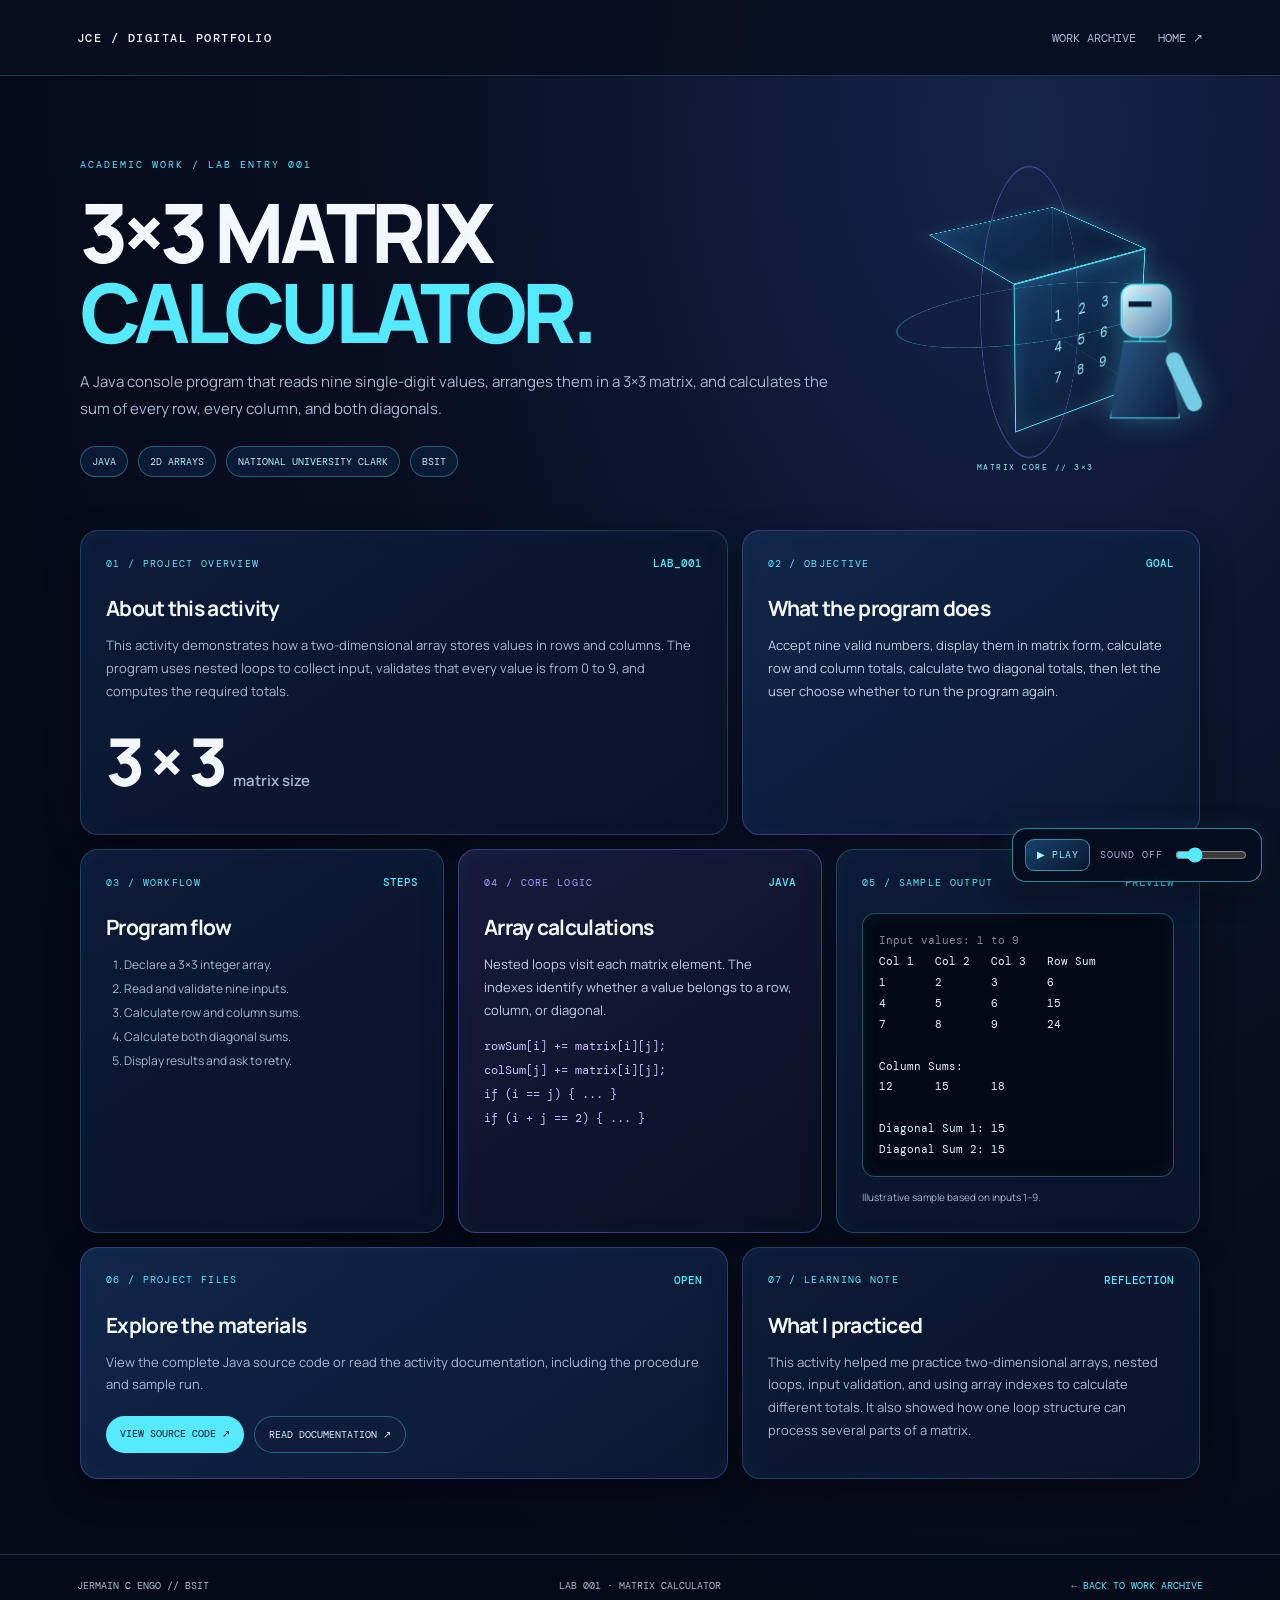
<file: task-01.html>
<!DOCTYPE html>
<html lang="en">
<head>
<meta charset="UTF-8"><meta name="viewport" content="width=device-width, initial-scale=1">
<meta name="theme-color" content="#0b1220">
<meta name="description" content="Task 01 — 3x3 Matrix Calculator by Jermain C. Engo.">
<title>TASK 01 // MATRIX CALCULATOR — JERMAIN C ENGO</title>
<link rel="preconnect" href="https://fonts.googleapis.com"><link rel="preconnect" href="https://fonts.gstatic.com" crossorigin>
<link href="https://fonts.googleapis.com/css2?family=DM+Mono:wght@400;500&family=Manrope:wght@400;500;600;700;800&display=swap" rel="stylesheet">
<style>:root{--bg:#f4f3ef;--ink:#171717;--muted:#77766f;--line:#deddd6;--card:#fff;--accent:#6955e8;--soft:#eae7ff;--dark:#17171d;--mono:"DM Mono",monospace;--body:"Manrope",sans-serif}
*{box-sizing:border-box}html{scroll-behavior:smooth}body{margin:0;background:var(--bg);color:var(--ink);font-family:var(--body)}a{color:inherit;text-decoration:none}.nav{height:76px;padding:0 6vw;display:flex;align-items:center;justify-content:space-between;border-bottom:1px solid var(--line)}.brand,.nav a,.eyebrow,.meta,.label,.chip,.footer{font-family:var(--mono)}.brand{font-size:12px;letter-spacing:1.5px;font-weight:500}.nav-links{display:flex;gap:22px;font-size:12px;color:var(--muted)}.nav-links a:hover{color:var(--accent)}.wrap{width:min(1120px,88vw);margin:auto}.hero{padding:70px 0 28px}.eyebrow{font-size:10px;letter-spacing:2px;color:var(--accent);text-transform:uppercase}.hero h1{font-size:clamp(42px,7vw,82px);line-height:.98;letter-spacing:-5px;margin:18px 0 16px;font-weight:800}.hero h1 span{color:var(--accent)}.intro{max-width:650px;color:var(--muted);font-size:15px;line-height:1.8}.meta-row{display:flex;gap:10px;flex-wrap:wrap;margin-top:24px}.chip{font-size:10px;padding:8px 11px;border:1px solid var(--line);border-radius:99px;background:#ffffff90}.grid{display:grid;grid-template-columns:repeat(12,1fr);gap:14px;padding:24px 0 75px}.card{background:var(--card);border:1px solid var(--line);border-radius:22px;padding:25px;min-width:0;box-shadow:0 8px 30px #24201808;transition:transform .25s,box-shadow .25s}.card:hover{transform:translateY(-4px);box-shadow:0 18px 38px #24201812}.overview{grid-column:span 7;min-height:250px}.objective{grid-column:span 5;background:var(--soft);border-color:#d8d1ff}.process{grid-column:span 4}.logic{grid-column:span 4;background:var(--dark);color:white;border-color:var(--dark)}.output{grid-column:span 4}.resources{grid-column:span 7;background:#e9eee8;border-color:#dce4da}.reflection{grid-column:span 5}.card-top{display:flex;justify-content:space-between;align-items:center;gap:10px;margin-bottom:24px}.label{font-size:10px;letter-spacing:1.3px;color:var(--muted)}.number{font:500 11px var(--mono);color:var(--accent)}h2{font-size:21px;letter-spacing:-.7px;margin:0 0 12px}p{line-height:1.75}.card p{font-size:13px;color:var(--muted);margin:0}.objective p{color:#625b82}.metric{font-size:clamp(44px,6vw,66px);font-weight:800;letter-spacing:-4px;margin:14px 0 3px}.metric small{font-size:15px;letter-spacing:0;color:var(--muted);font-weight:600}.mini-list{padding-left:18px;margin:0;color:var(--muted);font-size:12px;line-height:2}.logic p{color:#b9b9c4}.logic .label{color:#aaa8ba}.logic .logic-line{font:12px/2 var(--mono);color:#c7bdff;margin-top:12px}.terminal{background:#101116;color:#e9e9ef;border-radius:13px;padding:16px;font:11px/1.9 var(--mono);overflow:auto;white-space:pre}.terminal .dim{color:#8b8b99}.terminal .hi{color:#b7aaff}.resource-links{display:flex;flex-wrap:wrap;gap:10px;margin-top:20px}.resource-links a{display:inline-flex;padding:11px 14px;border-radius:99px;background:var(--ink);color:white;font:10px var(--mono);transition:.2s}.resource-links a.secondary{background:white;color:var(--ink);border:1px solid var(--line)}.resource-links a:hover{background:var(--accent);color:white}.footer{border-top:1px solid var(--line);padding:24px 6vw;display:flex;justify-content:space-between;gap:12px;flex-wrap:wrap;font-size:10px;color:var(--muted)}.footer a{color:var(--accent)}
@media(max-width:760px){.nav{height:65px}.nav-links{gap:12px;font-size:10px}.hero{padding-top:48px}.hero h1{letter-spacing:-3px}.grid{grid-template-columns:1fr}.card,.overview,.objective,.process,.logic,.output,.resources,.reflection{grid-column:1}.card{padding:21px}.footer{line-height:1.8}}
</style>
<link rel="stylesheet" href="3d-scenes.css?v=6">
<style id="task-01-neon-theme">
:root{--bg:#050a18;--ink:#f3f8ff;--muted:#a8b8d2;--line:rgba(85,234,255,.2);--card:#0a1630;--accent:#55eaff;--soft:#111d3b;--dark:#080f22}
html,body{background:radial-gradient(ellipse at 80% 8%,#15244a 0%,#080f22 42%,#050a18 78%)!important;color:var(--ink)!important}
.nav{background:#070e20eF;border-color:var(--line)!important;color:var(--ink)}
.nav-links{color:#a8b8d2}.nav-links a:hover{color:#55eaff}
.hero h1 span{color:#55eaff}.intro,.card p,.mini-list{color:#a8b8d2}
.eyebrow,.number,.label{color:#55eaff}
.chip{background:#0b1a35;border-color:#55eaff55;color:#b9eefa}
.card{background:linear-gradient(145deg,#0d1b38,#091329)!important;border:1px solid #55eaff35!important;border-radius:18px;box-shadow:0 12px 35px #0005,inset 0 0 24px #55eaff08!important}
.objective,.resources{background:linear-gradient(145deg,#10264a,#0b1730)!important;border-color:#8b78ff55!important}
.logic{background:linear-gradient(145deg,#171b3b,#0a1024)!important;border-color:#8b78ff66!important;color:#f3f8ff}
.logic p,.objective p{color:#c1cce2!important}.logic .label{color:#a99cff}
.terminal{background:#030916;border:1px solid #55eaff55;color:#e5f7ff;box-shadow:inset 0 0 20px #55eaff0c}
.resource-links a{background:#55eaff;color:#04101e}.resource-links a.secondary{background:#101d3a;color:#dceeff;border-color:#55eaff55}
.resource-links a:hover{background:#8b78ff;color:white}
.footer{border-color:var(--line);color:#a8b8d2}.footer a{color:#55eaff}
@media(max-width:760px){.nav{background:#070e20}}

/* Restore the original automatic rotation of the 1–9 matrix cube */
.task-hero-visual .matrix-cube{animation:cubeSpin 13s linear infinite!important;will-change:transform}

/* Task 01: move the complete 3D matrix scene to the upper-right, like Developer Workspace */
@media(min-width:761px){
  .hero{position:relative;min-height:430px;padding-right:0}
  .hero>.eyebrow,.hero>h1,.hero>.intro,.hero>.meta-row{
    max-width:calc(100% - 360px);
  }
  .task-hero-visual{
    position:absolute!important;
    top:76px!important;
    right:0!important;
    left:auto!important;
    bottom:auto!important;
    width:330px!important;
    height:320px!important;
    min-height:0!important;
    margin:0!important;
    display:grid!important;
    place-items:center!important;
    opacity:1!important;
    transform:none!important;
    z-index:4!important;
    pointer-events:none;
  }
  .task-hero-visual .matrix-cube{
    width:150px!important;height:150px!important;
    transform-style:preserve-3d!important;
    animation:cubeSpin 13s linear infinite!important;
  }
  .task-hero-visual .cube-face{font-size:15px!important;line-height:2.15!important}
  .task-hero-visual .face-front{transform:translateZ(75px)!important}
  .task-hero-visual .face-side{transform:rotateY(90deg) translateZ(75px)!important}
  .task-hero-visual .face-top{transform:rotateX(90deg) translateZ(75px)!important}
  .task-hero-visual .task-orbit{width:285px!important;height:140px!important}
  .task-hero-visual .task-orbit.orbit-two{width:230px!important;height:290px!important}
  .task-hero-visual .mini-operator{
    width:68px!important;height:126px!important;
    right:8px!important;bottom:18px!important;
    transform:scale(1.35)!important;
    transform-origin:bottom right!important;
    animation:botFloat 4s ease-in-out infinite,operatorTurn 10s linear infinite!important;
  }
  .task-hero-visual .operator-head{left:15px!important;width:38px!important;height:40px!important}
  .task-hero-visual .operator-body{top:42px!important;left:7px!important;width:52px!important;height:58px!important}
  .task-hero-visual .operator-arm{top:49px!important;width:12px!important;height:47px!important}
  .task-hero-visual .task-scene-label{bottom:0!important}
}
@media(max-width:760px){
  .hero{position:relative}
  .task-hero-visual{
    position:relative!important;top:auto!important;right:auto!important;left:auto!important;
    width:100%!important;height:280px!important;min-height:280px!important;
    margin:12px auto 0!important;opacity:1!important;transform:none!important;
  }
  .task-hero-visual .matrix-cube{width:130px!important;height:130px!important}
  .task-hero-visual .face-front{transform:translateZ(65px)!important}
  .task-hero-visual .face-side{transform:rotateY(90deg) translateZ(65px)!important}
  .task-hero-visual .face-top{transform:rotateX(90deg) translateZ(65px)!important}
  .task-hero-visual .mini-operator{width:58px!important;height:108px!important;right:8%!important;bottom:24px!important}
}

</style>
</head>
<body>
<header class="nav"><a class="brand" href="index.html">JCE / DIGITAL PORTFOLIO</a><nav class="nav-links"><a href="coursework.html">WORK ARCHIVE</a><a href="index.html">HOME ↗</a></nav></header>
<main class="wrap">
<section class="hero"><p class="eyebrow">ACADEMIC WORK / LAB ENTRY 001</p><h1>3×3 MATRIX<br><span>CALCULATOR.</span></h1><p class="intro">A Java console program that reads nine single-digit values, arranges them in a 3×3 matrix, and calculates the sum of every row, every column, and both diagonals.</p><div class="meta-row"><span class="chip">JAVA</span><span class="chip">2D ARRAYS</span><span class="chip">NATIONAL UNIVERSITY CLARK</span><span class="chip">BSIT</span></div><div class="task-hero-visual" aria-label="3D matrix hologram and developer assistant"><div class="matrix-cube"><i class="cube-face face-front">1&nbsp; 2&nbsp; 3<br>4&nbsp; 5&nbsp; 6<br>7&nbsp; 8&nbsp; 9</i><i class="cube-face face-side"></i><i class="cube-face face-top"></i></div><div class="task-orbit"></div><div class="task-orbit orbit-two"></div><div class="mini-operator" aria-label="Original floating 3D robot assistant"><div class="operator-head"></div><div class="operator-body"></div><div class="operator-arm"></div></div><span class="task-scene-label">MATRIX CORE // 3×3</span></div></section>
<section class="grid">
<article class="card overview"><div class="card-top"><span class="label">01 / PROJECT OVERVIEW</span><span class="number">LAB_001</span></div><h2>About this activity</h2><p>This activity demonstrates how a two-dimensional array stores values in rows and columns. The program uses nested loops to collect input, validates that every value is from 0 to 9, and computes the required totals.</p><div class="metric">3 × 3 <small>matrix size</small></div></article>
<article class="card objective"><div class="card-top"><span class="label">02 / OBJECTIVE</span><span class="number">GOAL</span></div><h2>What the program does</h2><p>Accept nine valid numbers, display them in matrix form, calculate row and column totals, calculate two diagonal totals, then let the user choose whether to run the program again.</p></article>
<article class="card process"><div class="card-top"><span class="label">03 / WORKFLOW</span><span class="number">STEPS</span></div><h2>Program flow</h2><ol class="mini-list"><li>Declare a 3×3 integer array.</li><li>Read and validate nine inputs.</li><li>Calculate row and column sums.</li><li>Calculate both diagonal sums.</li><li>Display results and ask to retry.</li></ol></article>
<article class="card logic"><div class="card-top"><span class="label">04 / CORE LOGIC</span><span class="number">JAVA</span></div><h2>Array calculations</h2><p>Nested loops visit each matrix element. The indexes identify whether a value belongs to a row, column, or diagonal.</p><div class="logic-line">rowSum[i] += matrix[i][j];<br>colSum[j] += matrix[i][j];<br>if (i == j) { ... }<br>if (i + j == 2) { ... }</div></article>
<article class="card output"><div class="card-top"><span class="label">05 / SAMPLE OUTPUT</span><span class="number">PREVIEW</span></div><div class="terminal"><span class="dim">Input values: 1 to 9</span>
Col 1   Col 2   Col 3   Row Sum
1       2       3       6
4       5       6       15
7       8       9       24

Column Sums:
12      15      18

Diagonal Sum 1: 15
Diagonal Sum 2: 15</div><p style="margin-top:12px;font-size:10px">Illustrative sample based on inputs 1–9.</p></article>
<article class="card resources"><div class="card-top"><span class="label">06 / PROJECT FILES</span><span class="number">OPEN</span></div><h2>Explore the materials</h2><p>View the complete Java source code or read the activity documentation, including the procedure and sample run.</p><div class="resource-links"><a href="labs/Matrix.java" target="_blank" rel="noopener">VIEW SOURCE CODE ↗</a><a class="secondary" href="labs/matrix-lab.md" target="_blank" rel="noopener">READ DOCUMENTATION ↗</a></div></article>
<article class="card reflection"><div class="card-top"><span class="label">07 / LEARNING NOTE</span><span class="number">REFLECTION</span></div><h2>What I practiced</h2><p>This activity helped me practice two-dimensional arrays, nested loops, input validation, and using array indexes to calculate different totals. It also showed how one loop structure can process several parts of a matrix.</p></article>
</section>
</main>
<footer class="footer"><span>JERMAIN C ENGO // BSIT</span><span>LAB 001 · MATRIX CALCULATOR</span><a href="coursework.html">← BACK TO WORK ARCHIVE</a></footer>

  <script src="portfolio-sounds.js?v=1"></script>
</body></html>
</file>
<file: 3d-scenes.css>
/* Homepage character: generated portrait with layered holographic depth */
.avatar-pod{position:relative;width:min(390px,100%);height:420px;display:flex;align-items:center;justify-content:center;perspective:1100px;isolation:isolate;margin:auto}
.pod-label{position:absolute;top:7px;left:8px;right:8px;display:flex;justify-content:space-between;font:9px var(--mono);letter-spacing:1px;color:#9fb6d8;z-index:8}.pod-label b{color:#55eaff;font-weight:400}
.avatar-platform{position:absolute;bottom:25px;width:280px;height:74px;border:1px solid #55eaff8a;border-radius:50%;transform:rotateX(68deg);background:radial-gradient(ellipse,#55eaff35,transparent 65%);box-shadow:0 0 35px #55eaff35;animation:platformPulse 4s ease-in-out infinite;z-index:1}.avatar-platform:before,.avatar-platform:after{content:"";position:absolute;inset:9px 24px;border:1px solid #9b83ff88;border-radius:50%}.avatar-platform:after{inset:19px 50px;border-color:#55eaffaa}.avatar-platform i{position:absolute;left:50%;top:-9px;width:1px;height:85px;background:linear-gradient(#55eaff,transparent);transform:rotate(90deg)}
.avatar-3d{position:relative;width:300px;height:340px;display:grid;place-items:center;transform-style:preserve-3d;animation:avatarFloat 5s ease-in-out infinite;z-index:3;transition:filter .4s ease}.avatar-aura{position:absolute;inset:5% -8%;border-radius:50%;background:radial-gradient(ellipse,#55eaff38 0%,#684dff20 42%,transparent 72%);filter:blur(17px);transform:translateZ(-45px)}.avatar-halo{position:absolute;width:280px;height:300px;border:1px solid #55eaff8a;border-radius:48%;box-shadow:0 0 28px #55eaff44,inset 0 0 30px #8874ff22;transform:rotateY(62deg) rotateX(10deg) translateZ(-38px);animation:haloTurn 12s linear infinite}.avatar-art{position:relative;z-index:3;width:100%;height:100%;object-fit:cover;object-position:48% center;border-radius:42% 42% 34% 34%;border:1px solid #8cefff99;box-shadow:0 0 22px #55eaff55,0 24px 45px #020612aa,inset 0 0 22px #55eaff22;transform:translateZ(26px);transition:transform .45s cubic-bezier(.2,.8,.2,1),filter .45s ease;filter:saturate(1.08) contrast(1.04)}.avatar-glint{position:absolute;z-index:4;inset:0;border-radius:42% 42% 34% 34%;pointer-events:none;background:linear-gradient(115deg,transparent 24%,#c7f8ff25 38%,transparent 52%);transform:translateZ(42px);mix-blend-mode:screen;animation:glintSweep 6s ease-in-out infinite}.avatar-pod:hover .avatar-art{transform:translateZ(48px) rotateY(-7deg) rotateX(3deg) scale(1.035);filter:saturate(1.2) contrast(1.06)}.avatar-pod:hover .avatar-3d{filter:drop-shadow(0 22px 28px #55eaff30)}
.pod-name{position:absolute;bottom:0;left:0;right:0;display:grid;gap:5px;text-align:center;font-family:var(--mono);z-index:7}.pod-name strong{font-size:13px;letter-spacing:2px;color:#f0f7ff}.pod-name span{font-size:8px;letter-spacing:1.5px;color:#55eaff}
@keyframes avatarFloat{0%,100%{transform:translateY(0) rotateY(-4deg)}50%{transform:translateY(-12px) rotateY(4deg)}}@keyframes platformPulse{0%,100%{opacity:.65;transform:rotateX(68deg) scale(.96)}50%{opacity:1;transform:rotateX(68deg) scale(1.04)}}@keyframes haloTurn{to{transform:rotateY(422deg) rotateX(10deg) translateZ(-38px)}}@keyframes glintSweep{0%,25%{opacity:0;transform:translateZ(42px) translateX(-22%)}55%{opacity:.9}80%,100%{opacity:0;transform:translateZ(42px) translateX(22%)}}
.hero-visual{perspective:1100px}.hero-visual.reveal{min-height:440px}
.work-scene{position:absolute;right:25px;top:50%;width:235px;height:290px;transform:translateY(-48%);display:grid;place-items:center;perspective:900px;z-index:2;pointer-events:none}.work-orbit{position:absolute;width:215px;height:215px;border:1px solid #55eaff75;border-radius:50%;transform:rotateX(68deg) rotateZ(-20deg);box-shadow:0 0 22px #55eaff20;animation:workOrbit 9s linear infinite}.work-orbit.orbit-b{width:175px;height:245px;border-color:#9b83ff88;transform:rotateY(65deg);animation-duration:12s;animation-direction:reverse}.work-bot{position:relative;width:130px;height:190px;transform-style:preserve-3d;animation:botFloat 4.5s ease-in-out infinite;filter:drop-shadow(0 18px 18px #0009)}.bot-head{position:absolute;top:18px;left:28px;width:75px;height:65px;border-radius:22px 22px 28px 28px;background:linear-gradient(145deg,#d8faff,#4b83b9 45%,#13294f);border:2px solid #a9f7ff;box-shadow:inset -8px -7px #112b4d88,0 0 24px #55eaff55;transform:translateZ(16px)}.bot-head i{position:absolute;left:13px;top:25px;width:48px;height:14px;border-radius:12px;background:#06152b;box-shadow:inset 0 0 10px #55eaff}.bot-head b{position:absolute;right:12px;top:29px;width:7px;height:5px;border-radius:50%;background:#9b83ff;box-shadow:0 0 8px #9b83ff}.bot-antenna{position:absolute;left:63px;top:0;width:3px;height:22px;background:#55eaff;box-shadow:0 0 8px #55eaff}.bot-antenna:after{content:"";position:absolute;top:-5px;left:-4px;width:11px;height:11px;border-radius:50%;background:#9b83ff;box-shadow:0 0 14px #9b83ff}.bot-neck{position:absolute;top:80px;left:56px;width:20px;height:13px;background:#6685b5}.bot-body{position:absolute;top:91px;left:25px;width:80px;height:65px;border-radius:16px 16px 20px 20px;background:linear-gradient(135deg,#234c7c,#0b1c3d 65%,#4979a5);border:1px solid #55eaff;box-shadow:inset 0 0 18px #55eaff22;transform:translateZ(12px)}.bot-body i{position:absolute;inset:12px 25px;border:1px solid #55eaff;border-radius:50%;box-shadow:0 0 14px #55eaff55}.bot-body b{position:absolute;top:23px;left:32px;color:#e7faff;font:9px var(--mono)}.bot-arm{position:absolute;top:98px;width:17px;height:56px;border-radius:10px;background:linear-gradient(90deg,#172b4d,#79c9e8,#172b4d);transform-origin:top center}.bot-arm.left{left:12px;transform:rotate(18deg)}.bot-arm.right{right:10px;transform:rotate(-20deg)}.bot-leg{position:absolute;top:150px;width:22px;height:32px;border-radius:6px;background:linear-gradient(90deg,#122344,#4e729d,#122344)}.bot-leg.left{left:39px}.bot-leg.right{right:37px}.scene-caption{position:absolute;bottom:7px;color:#7feeff;font:8px var(--mono);letter-spacing:1.5px;white-space:nowrap}.terminal-body{position:relative}.terminal-body>.prompt,.terminal-body>h1,.terminal-body>.hero-copy,.terminal-body>.hero-meta,.terminal-body>.actions{position:relative;z-index:3;max-width:690px}
.task-hero-visual{position:absolute;right:4vw;top:125px;width:290px;height:270px;display:grid;place-items:center;perspective:900px;pointer-events:none;z-index:0}.matrix-cube{position:relative;width:115px;height:115px;transform-style:preserve-3d;transform:rotateX(-25deg) rotateY(35deg);animation:cubeSpin 13s linear infinite}.cube-face{position:absolute;inset:0;display:grid;place-content:center;text-align:center;border:1px solid #55eaff;background:linear-gradient(145deg,#153d68dd,#09152fe8);color:#9cf4ff;font:12px/2 var(--mono);box-shadow:inset 0 0 25px #55eaff22,0 0 25px #55eaff22}.face-front{transform:translateZ(57px)}.face-side{transform:rotateY(90deg) translateZ(57px)}.face-top{transform:rotateX(90deg) translateZ(57px)}.task-orbit{position:absolute;width:240px;height:110px;border:1px solid #55eaff7a;border-radius:50%;transform:rotateX(68deg) rotateZ(-25deg);animation:workOrbit 8s linear infinite}.task-orbit.orbit-two{width:190px;height:250px;border-color:#9b83ff88;transform:rotateY(65deg);animation-duration:11s;animation-direction:reverse}.mini-operator{position:absolute;right:14px;bottom:30px;width:48px;height:90px;transform:rotate(9deg);filter:drop-shadow(0 0 12px #55eaff55);animation:botFloat 4s ease-in-out infinite}.operator-head{position:absolute;top:0;left:10px;width:28px;height:30px;border-radius:10px 10px 12px 12px;background:linear-gradient(135deg,#e2faff,#527fa9);border:1px solid #55eaff}.operator-head:after{content:"";position:absolute;left:5px;top:12px;width:17px;height:4px;background:#07172f;box-shadow:0 0 8px #55eaff}.operator-body{position:absolute;top:31px;left:5px;width:38px;height:43px;background:linear-gradient(120deg,#295a86,#0c1b3c);clip-path:polygon(20% 0,80% 0,100% 100%,0 100%);border:1px solid #55eaff}.operator-arm{position:absolute;top:37px;right:0;width:9px;height:35px;background:#75cde5;transform:rotate(-25deg);border-radius:8px}.task-scene-label{position:absolute;bottom:2px;color:#8cefff;font:8px var(--mono);letter-spacing:1.5px}@keyframes workOrbit{to{transform:rotateX(68deg) rotateZ(340deg)}}@keyframes botFloat{0%,100%{translate:0 0;rotate:0deg}50%{translate:0 -11px;rotate:2deg}}@keyframes cubeSpin{0%{transform:rotateX(-25deg) rotateY(0)}100%{transform:rotateX(335deg) rotateY(360deg)}}.file-card,.card,.lab-card,.arsenal-card,.terminal-window{transform-style:preserve-3d}
@media(max-width:850px){.work-scene{right:0;opacity:.48;transform:translateY(-48%) scale(.85)}.terminal-body{padding-right:230px}.task-hero-visual{right:0;opacity:.65;transform:scale(.85)}}
@media(max-width:620px){.avatar-pod{height:390px;transform:scale(.92)}.work-scene{position:relative;top:auto;right:auto;transform:none;width:100%;height:205px;opacity:1;margin:4px auto -12px}.terminal-body{padding:24px 18px}.terminal-body>.prompt,.terminal-body>h1,.terminal-body>.hero-copy,.terminal-body>.hero-meta,.terminal-body>.actions{max-width:none}.task-hero-visual{position:relative;right:auto;top:auto;width:100%;height:210px;margin:8px auto 0;opacity:1;transform:none}.hero{position:relative}}
@media(prefers-reduced-motion:reduce){.avatar-3d,.avatar-platform,.work-orbit,.work-bot,.task-orbit,.mini-operator,.matrix-cube{animation:none!important}}

/* Homepage avatar visibility and clean 3D scene placement */
.hero-visual.reveal{min-height:440px}.avatar-pod{display:flex!important;visibility:visible!important;opacity:1!important}.avatar-3d{visibility:visible!important;opacity:1!important}


/* Interactive full-body Three.js avatar sizing */
.avatar-pod{width:min(500px,100%);height:660px;position:relative;overflow:visible}
.avatar-3d{width:100%;height:570px;position:relative;display:block;overflow:visible;transform-style:preserve-3d}
#avatarCanvas{display:block;width:100%;height:100%;min-width:0;min-height:0;cursor:grab;touch-action:pan-y;outline:none}
#avatarCanvas:active{cursor:grabbing}
.avatar-loading{position:absolute;inset:48% 0 auto;text-align:center;color:#55eaff;font:10px var(--mono);letter-spacing:2px;pointer-events:none}
.avatar-controls{position:absolute;bottom:0;left:50%;transform:translateX(-50%);color:#a8b8d2;font:9px var(--mono);letter-spacing:1.5px;white-space:nowrap;pointer-events:none}
.avatar-controls span{color:#55eaff;margin-left:8px}
@media(max-width:850px){.avatar-pod{height:640px}.avatar-3d{height:550px}}
@media(max-width:620px){.avatar-pod{width:100%;height:610px;transform:none}.avatar-3d{height:530px}}


/* Interactive rotatable 3D character replacements */
.character-rotator{position:relative;display:block;isolation:isolate;touch-action:pan-y}
.character-rotator canvas{display:block;width:100%;height:100%;cursor:grab;touch-action:pan-y;outline:none}
.character-rotator canvas:active{cursor:grabbing}
.character-hint{position:absolute;left:50%;bottom:2px;transform:translateX(-50%);z-index:5;color:#8cefff;font:8px var(--mono);letter-spacing:1.2px;white-space:nowrap;pointer-events:none;text-shadow:0 0 8px #001}
.character-home{width:100%;height:100%;min-height:500px}
.character-home canvas{min-height:500px}
.character-task{position:absolute;right:5px;bottom:5px;width:116px;height:205px;z-index:4;pointer-events:auto}
.character-work{width:100%;height:100%;min-height:230px;z-index:3;pointer-events:auto}
@media(max-width:850px){.character-task{width:105px;height:190px;right:0}.character-work{min-height:210px}}
@media(max-width:620px){.character-home{min-height:440px}.character-home canvas{min-height:440px}.character-task{width:120px;height:190px}.character-work{min-height:205px}}


/* Rotatable character stage sizing: retain the existing page themes and scene effects */
.character-rotator{position:relative;display:block;isolation:isolate;touch-action:pan-y;overflow:visible}
.character-rotator canvas{display:block;width:100%;height:100%;min-height:0;cursor:grab;touch-action:pan-y;outline:none}
.character-rotator canvas:active{cursor:grabbing}
.character-hint{position:absolute;left:50%;bottom:7px;transform:translateX(-50%);z-index:8;color:#8cefff;font:9px var(--mono);letter-spacing:1.2px;white-space:nowrap;pointer-events:none;text-shadow:0 0 8px #001}
.avatar-3d{width:min(360px,100%);height:360px;overflow:visible}
.character-home{position:absolute;inset:0;width:100%;height:100%;min-height:0}
.character-home canvas{width:100%;height:100%;min-height:0}
.task-hero-visual{position:relative;min-height:360px;width:100%;display:grid;place-items:center;isolation:isolate;overflow:visible}
.character-task{position:absolute;right:2%;bottom:0;width:190px;height:320px;z-index:5;pointer-events:auto}
.work-scene{position:relative;width:100%;min-height:350px;display:grid;place-items:center;isolation:isolate;overflow:visible}
.character-work{position:absolute;inset:0;width:100%;height:100%;min-height:0;z-index:3;pointer-events:auto}
@media(max-width:850px){.character-task{width:165px;height:285px;right:0}.work-scene{min-height:320px}}
@media(max-width:620px){.avatar-3d{height:330px}.task-hero-visual{min-height:320px}.character-task{width:145px;height:255px}.work-scene{min-height:290px}}

.character-load-error{position:absolute;inset:0;display:grid;place-items:center;color:#8cefff;font:10px var(--mono);letter-spacing:1px;text-align:center}


/* Slightly enlarge only the homepage 3D character */
.avatar-pod .character-home{
  transform:scale(1.10);
  transform-origin:50% 48%;
}
@media(max-width:620px){
  .avatar-pod .character-home{transform:scale(1.08);transform-origin:50% 48%}
}

/* Task 01 original robot: restore a gentle continuous 3D-style turn */
.task-hero-visual .mini-operator{
  transform-style:preserve-3d;
  transform-origin:50% 50%;
  animation:botFloat 4s ease-in-out infinite, operatorTurn 10s linear infinite;
  backface-visibility:visible;
}
@keyframes operatorTurn{
  from{transform:rotate(9deg) rotateY(0deg)}
  to{transform:rotate(9deg) rotateY(360deg)}
}



/* Developer Workspace: responsive upper-right character placement (desktop + mobile) */
.terminal-body{position:relative}
.terminal-body .work-scene{
  position:absolute!important;
  top:76px!important;
  right:24px!important;
  left:auto!important;
  width:230px!important;
  height:280px!important;
  min-height:0!important;
  margin:0!important;
  transform:none!important;
  opacity:1!important;
  display:block!important;
  overflow:visible!important;
  z-index:4!important;
}
.terminal-body .work-scene .work-orbit{
  position:absolute!important;
  left:50%!important;
  top:50%!important;
  z-index:1!important;
}
.terminal-body .work-scene .work-orbit.orbit-a{
  width:215px!important;height:215px!important;
  margin:-107.5px 0 0 -107.5px!important;
}
.terminal-body .work-scene .work-orbit.orbit-b{
  width:175px!important;height:245px!important;
  margin:-122.5px 0 0 -87.5px!important;
}
.terminal-body .work-scene .character-work{
  position:absolute!important;
  left:50%!important;top:50%!important;right:auto!important;bottom:auto!important;
  width:180px!important;height:255px!important;min-height:0!important;
  margin:0!important;transform:translate(-50%,-50%)!important;
  z-index:3!important;
}
.terminal-body .work-scene .scene-caption{
  left:50%;bottom:-2px;transform:translateX(-50%);
  z-index:4;
}
@media(min-width:621px){
  .terminal-body{padding-right:280px!important}
}
@media(max-width:620px){
  .terminal-body{padding:24px 18px!important;min-height:390px}
  .terminal-body .work-scene{
    top:16px!important;right:8px!important;
    width:142px!important;height:190px!important;
    min-height:0!important;margin:0!important;
  }
  .terminal-body .work-scene .work-orbit.orbit-a{
    width:138px!important;height:138px!important;
    margin:-69px 0 0 -69px!important;
  }
  .terminal-body .work-scene .work-orbit.orbit-b{
    width:112px!important;height:164px!important;
    margin:-82px 0 0 -56px!important;
  }
  .terminal-body .work-scene .character-work{
    width:118px!important;height:168px!important;min-height:0!important;
  }
  .terminal-body .work-scene .scene-caption{font-size:6px;bottom:0}
  .terminal-body>.prompt{max-width:48%;font-size:10px;line-height:1.8}
  .terminal-body>h1{margin-top:20px;font-size:clamp(34px,10vw,48px);letter-spacing:-2px}
}
</file>
